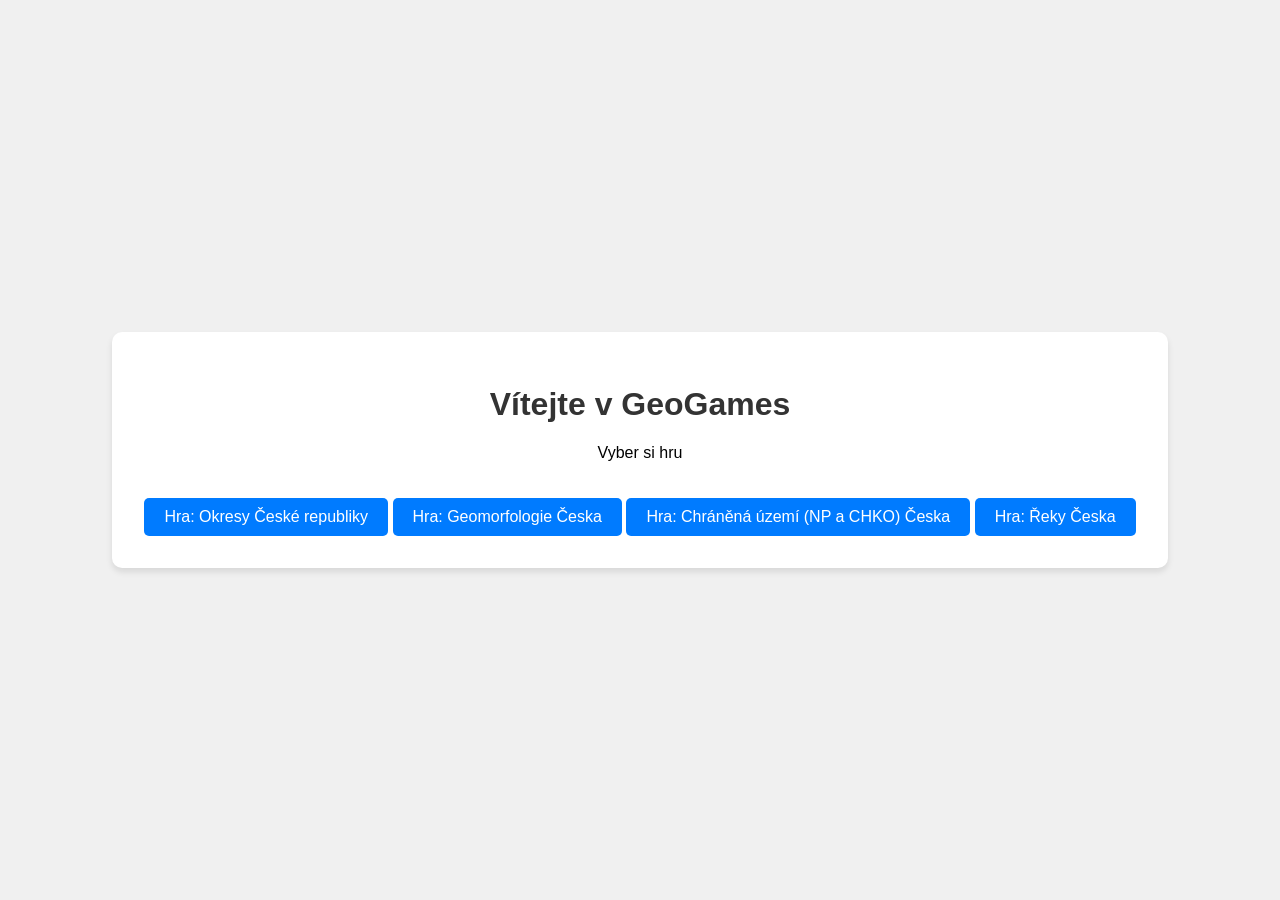
<file: index.html>
<!DOCTYPE html>
<html lang="cs">
<head>
    <meta charset="UTF-8">
    <meta name="viewport" content="width=device-width, initial-scale=1.0">
    <title>GeoGames</title>
    <style>
        body {
            font-family: Arial, sans-serif;
            display: flex;
            justify-content: center;
            align-items: center;
            height: 100vh;
            margin: 0;
            background-color: #f0f0f0;
        }
        .container {
            text-align: center;
            background: white;
            padding: 2rem;
            border-radius: 10px;
            box-shadow: 0 4px 6px rgba(0,0,0,0.1);
            max-width: 90vw;
        }
        h1 {
            color: #333;
        }
        .game-link {
            display: inline-block;
            margin-top: 20px;
            padding: 10px 20px;
            background-color: #007bff;
            color: white;
            text-decoration: none;
            border-radius: 5px;
            transition: background-color 0.3s;
        }
        .game-link:hover {
            background-color: #0056b3;
        }
    </style>
</head>
<body>

    <div class="container">
        <h1>Vítejte v&nbsp;GeoGames</h1>
        <p>Vyber si hru</p>

        <!-- Ссылки на игры -->
        <a href="game_cesko/" class="game-link">Hra: Okresy České republiky</a>
        <a href="cz_geomorphology/" class="game-link">Hra: Geomorfologie Česka</a>
        <a href="cz_nature/" class="game-link">Hra: Chráněná území (NP a CHKO) Česka</a>
        <a href="cz_water/" class="game-link">Hra: Řeky Česka</a>
    </div>

</body>
</html>
</file>
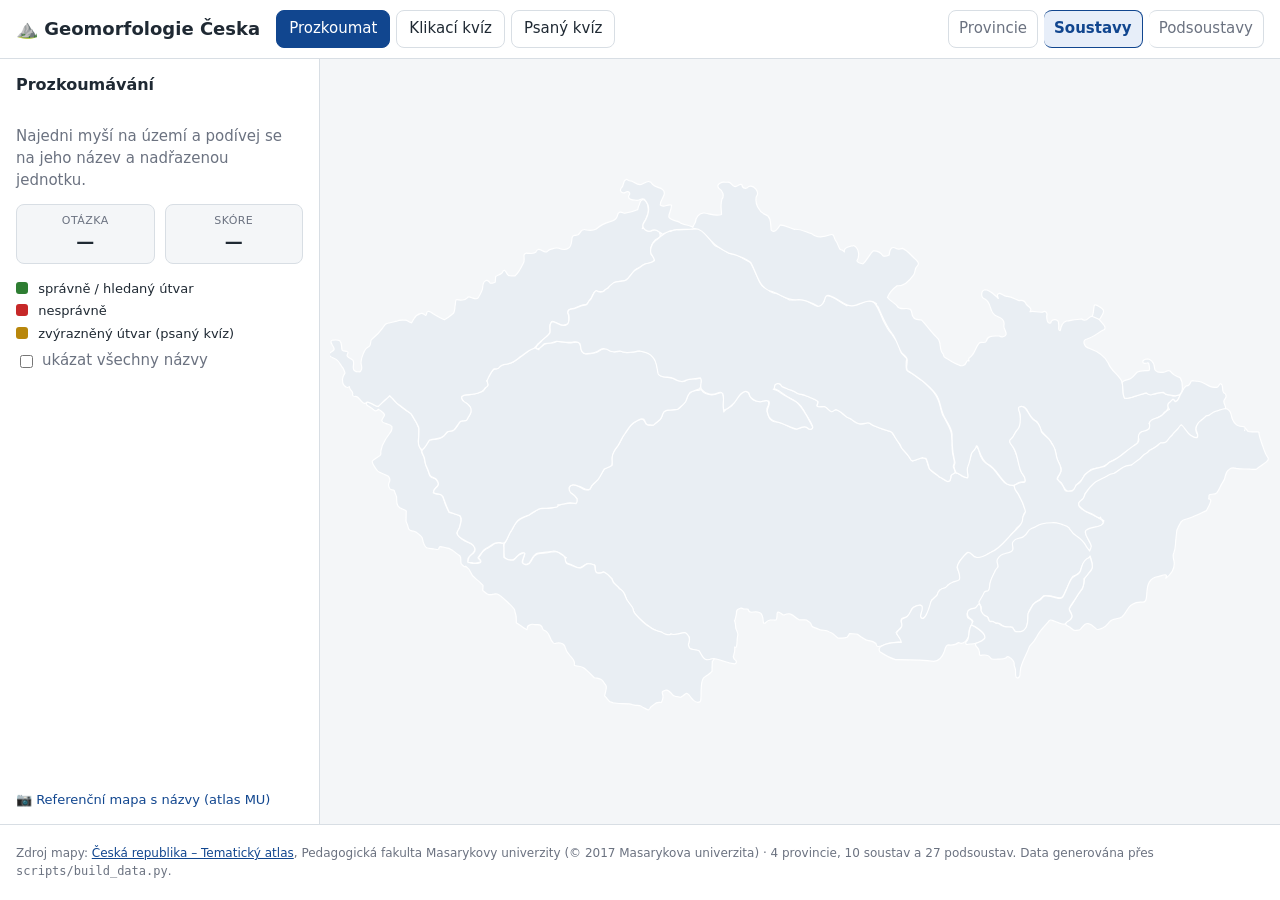
<file: cz_geomorphology/index.html>
<!doctype html>
<html lang="cs">
  <head>
    <meta charset="utf-8">
    <meta name="viewport" content="width=device-width, initial-scale=1">
    <title>Geomorfologie Česka · učící hra</title>
    <link rel="stylesheet" href="css/style.css">
    <link rel="icon" href="data:image/svg+xml,<svg xmlns='http://www.w3.org/2000/svg' viewBox='0 0 100 100'><text y='.9em' font-size='90'>⛰️</text></svg>">
  </head>
  <body>
    <header class="topbar">
      <h1 data-i18n="app.h1">⛰️ Geomorfologie Česka</h1>
      <nav class="modes">
        <button data-mode="explore" class="active" data-i18n="app.mode.explore">Prozkoumat</button>
        <button data-mode="click" data-i18n="app.mode.click">Klikací kvíz</button>
        <button data-mode="type" data-i18n="app.mode.type">Psaný kvíz</button>
      </nav>
      <nav class="levels" data-i18n-title="app.levels.title" title="Úroveň geomorfologického členění">
        <button data-level="provincie" data-i18n="level.provincie.name">Provincie</button>
        <button data-level="soustavy" class="active" data-i18n="level.soustavy.name">Soustavy</button>
        <button data-level="podsoustavy" data-i18n="level.podsoustavy.name">Podsoustavy</button>
      </nav>
    </header>

    <main class="layout">
      <aside class="panel" id="panel">
        <div class="prompt" id="prompt">Prozkoumávání</div>
        <div class="status" id="status">Najedni myší na území a podívej se na jeho název a nadřazenou jednotku.</div>

        <div class="input-row" id="input-wrap" style="display:none">
          <input id="answer-input" type="text" autocomplete="off"
                 autocapitalize="off" spellcheck="false"
                 data-i18n-placeholder="level.soustavy.placeholder"
                 placeholder="Napiš název soustavy…">
          <button id="btn-submit" type="button" data-i18n="app.btn.ok">OK</button>
          <button id="btn-skip" type="button" class="ghost" data-i18n="app.btn.skip">Přeskočit</button>
        </div>

        <div class="stats">
          <div><span data-i18n="app.stats.question">Otázka</span><b id="progress">—</b></div>
          <div><span data-i18n="app.stats.score">Skóre</span><b id="score">—</b></div>
        </div>

        <div class="hint" id="hint-parent" style="display:none">
          <label><input type="checkbox"> <span data-i18n="app.hint.label">nápověda:</span> <span id="hint-what">provincie</span></label>
        </div>

        <div class="legend" id="legend">
          <p><span class="sw good"></span> <span data-i18n="app.legend.correct">správně / hledaný útvar</span></p>
          <p><span class="sw bad"></span> <span data-i18n="app.legend.wrong">nesprávně</span></p>
          <p><span class="sw ask"></span> <span data-i18n="app.legend.highlighted">zvýrazněný útvar (psaný kvíz)</span></p>
          <div class="reveal-wrap" id="reveal-wrap">
            <label class="reveal"><input type="checkbox" id="reveal-all"> <span data-i18n="app.legend.reveal">ukázat všechny názvy</span></label>
          </div>
        </div>

        <div class="actions" id="actions" style="display:none">
          <button data-restart="click" data-i18n="app.action.restartClick">Hrát znovu (klikací)</button>
          <button data-restart="type" data-i18n="app.action.restartType">Hrát znovu (psaný)</button>
        </div>

        <a class="refmap" href="../images/Geomorfologie_CR.jpg" target="_blank" rel="noopener"
           data-i18n="app.refmap">📷 Referenční mapa s&nbsp;názvy (atlas MU)</a>
      </aside>

      <section class="mapwrap">
        <div id="map"></div>
        <div class="tooltip" id="tooltip" style="display:none"></div>
      </section>
    </main>

    <footer class="foot">
      <p><span data-i18n="foot.source">Zdroj mapy:</span> <a href="https://is.muni.cz/do/rect/el/estud/pedf/js17/cesko_atlas/web/pages/02-geomorfologie.html" target="_blank" rel="noopener" data-i18n="foot.atlas">Česká republika – Tematický atlas</a>,
         <span data-i18n="foot.by">Pedagogická fakulta Masarykovy univerzity (© 2017 Masarykova univerzita)</span>
         · <span data-i18n="foot.count">4 provincie, 10 soustav a 27 podsoustav. Data generována přes</span> <code>scripts/build_data.py</code>.</p>
    </footer>

    <!-- language layer: core + shared strings + this game's strings -->
    <script src="../i18n/core.js"></script>
    <script src="../i18n/common.js"></script>
    <script src="js/i18n.js"></script>
    <script src="js/data.js"></script>
    <script src="js/normalize.js"></script>
    <script src="js/game.js"></script>
  </body>
</html>
</file>
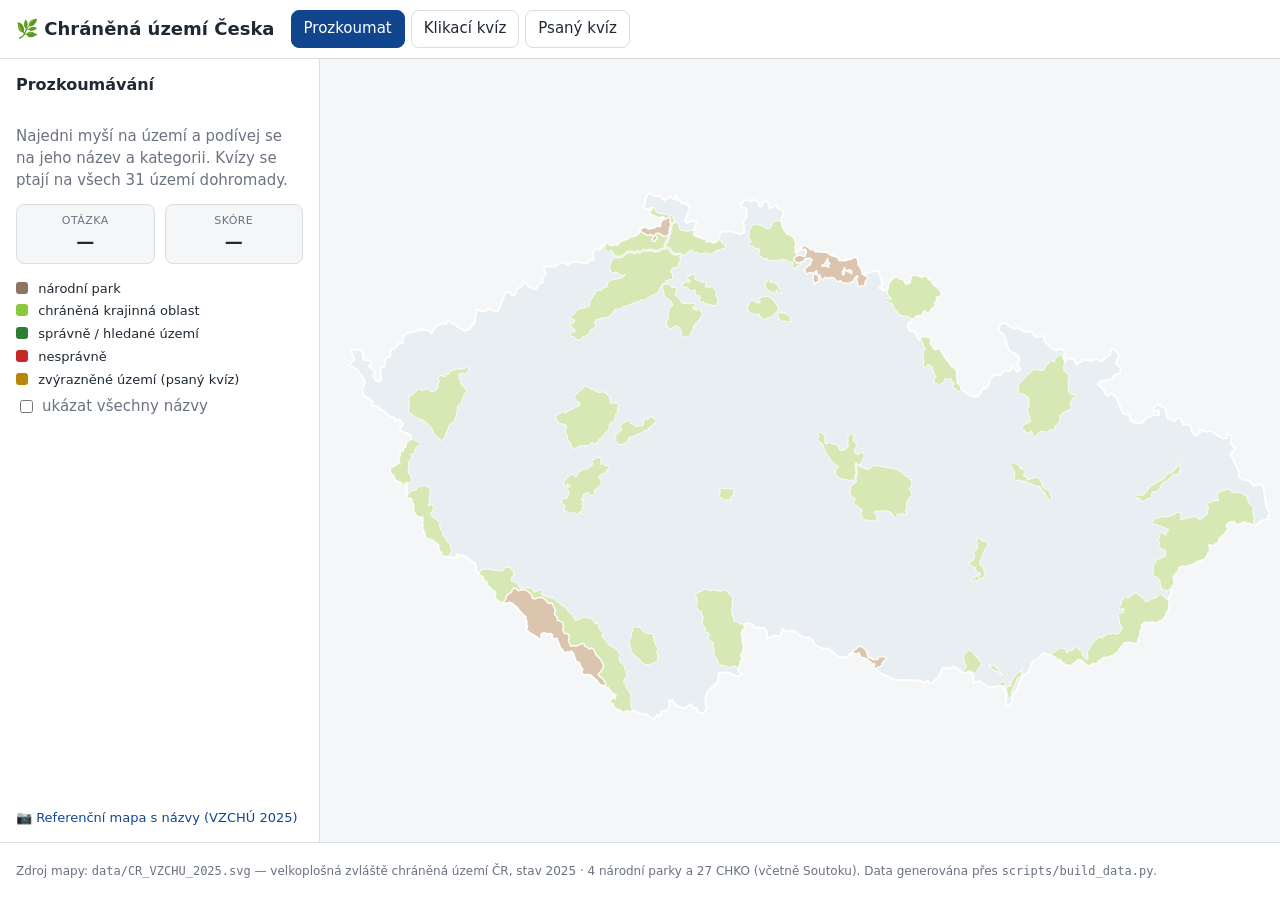
<file: cz_nature/index.html>
<!doctype html>
<html lang="cs">
  <head>
    <meta charset="utf-8">
    <meta name="viewport" content="width=device-width, initial-scale=1">
    <title>Chráněná území Česka · učící hra</title>
    <link rel="stylesheet" href="css/style.css">
    <link rel="icon" href="data:image/svg+xml,<svg xmlns='http://www.w3.org/2000/svg' viewBox='0 0 100 100'><text y='.9em' font-size='90'>🌿</text></svg>">
  </head>
  <body>
    <header class="topbar">
      <h1 data-i18n="app.h1">🌿 Chráněná území Česka</h1>
      <nav class="modes">
        <button data-mode="explore" class="active" data-i18n="app.mode.explore">Prozkoumat</button>
        <button data-mode="click" data-i18n="app.mode.click">Klikací kvíz</button>
        <button data-mode="type" data-i18n="app.mode.type">Psaný kvíz</button>
      </nav>
    </header>

    <main class="layout">
      <aside class="panel" id="panel">
        <div class="prompt" id="prompt">Prozkoumávání</div>
        <div class="status" id="status">Najedni myší na území a podívej se na jeho název a kategorii.</div>

        <div class="input-row" id="input-wrap" style="display:none">
          <input id="answer-input" type="text" autocomplete="off"
                 autocapitalize="off" spellcheck="false"
                 data-i18n-placeholder="app.input.placeholder"
                 placeholder="Napiš název území…">
          <button id="btn-submit" type="button" data-i18n="app.btn.ok">OK</button>
          <button id="btn-skip" type="button" class="ghost" data-i18n="app.btn.skip">Přeskočit</button>
        </div>

        <div class="stats">
          <div><span data-i18n="app.stats.question">Otázka</span><b id="progress">—</b></div>
          <div><span data-i18n="app.stats.score">Skóre</span><b id="score">—</b></div>
        </div>

        <div class="legend" id="legend">
          <p><span class="sw np"></span> <span data-i18n="app.legend.np">národní park</span></p>
          <p><span class="sw chko"></span> <span data-i18n="app.legend.chko">chráněná krajinná oblast</span></p>
          <p><span class="sw good"></span> <span data-i18n="app.legend.correct">správně / hledané území</span></p>
          <p><span class="sw bad"></span> <span data-i18n="app.legend.wrong">nesprávně</span></p>
          <p><span class="sw ask"></span> <span data-i18n="app.legend.highlighted">zvýrazněné území (psaný kvíz)</span></p>
          <div class="reveal-wrap" id="reveal-wrap">
            <label class="reveal"><input type="checkbox" id="reveal-all"> <span data-i18n="app.legend.reveal">ukázat všechny názvy</span></label>
          </div>
        </div>

        <div class="actions" id="actions" style="display:none">
          <button data-restart="click" data-i18n="app.action.restartClick">Hrát znovu (klikací)</button>
          <button data-restart="type" data-i18n="app.action.restartType">Hrát znovu (psaný)</button>
        </div>

        <a class="refmap" href="../images/CR_VZCHU_2025.svg" target="_blank" rel="noopener"
           data-i18n="app.refmap">📷 Referenční mapa s&nbsp;názvy (VZCHÚ 2025)</a>
      </aside>

      <section class="mapwrap">
        <div id="map"></div>
        <div class="tooltip" id="tooltip" style="display:none"></div>
      </section>
    </main>

    <footer class="foot">
      <p><span data-i18n="foot.source">Zdroj mapy:</span> <code>data/CR_VZCHU_2025.svg</code> — <span data-i18n="foot.desc">velkoplošná zvláště chráněná území ČR, stav 2025</span>
         · <span data-i18n="foot.count">4 národní parky a 27 CHKO (včetně Soutoku). Data generována přes</span> <code>scripts/build_data.py</code>.</p>
    </footer>

    <!-- language layer: core + shared strings + this game's strings -->
    <script src="../i18n/core.js"></script>
    <script src="../i18n/common.js"></script>
    <script src="js/i18n.js"></script>
    <script src="js/data.js"></script>
    <script src="js/normalize.js"></script>
    <script src="js/game.js"></script>
  </body>
</html>
</file>
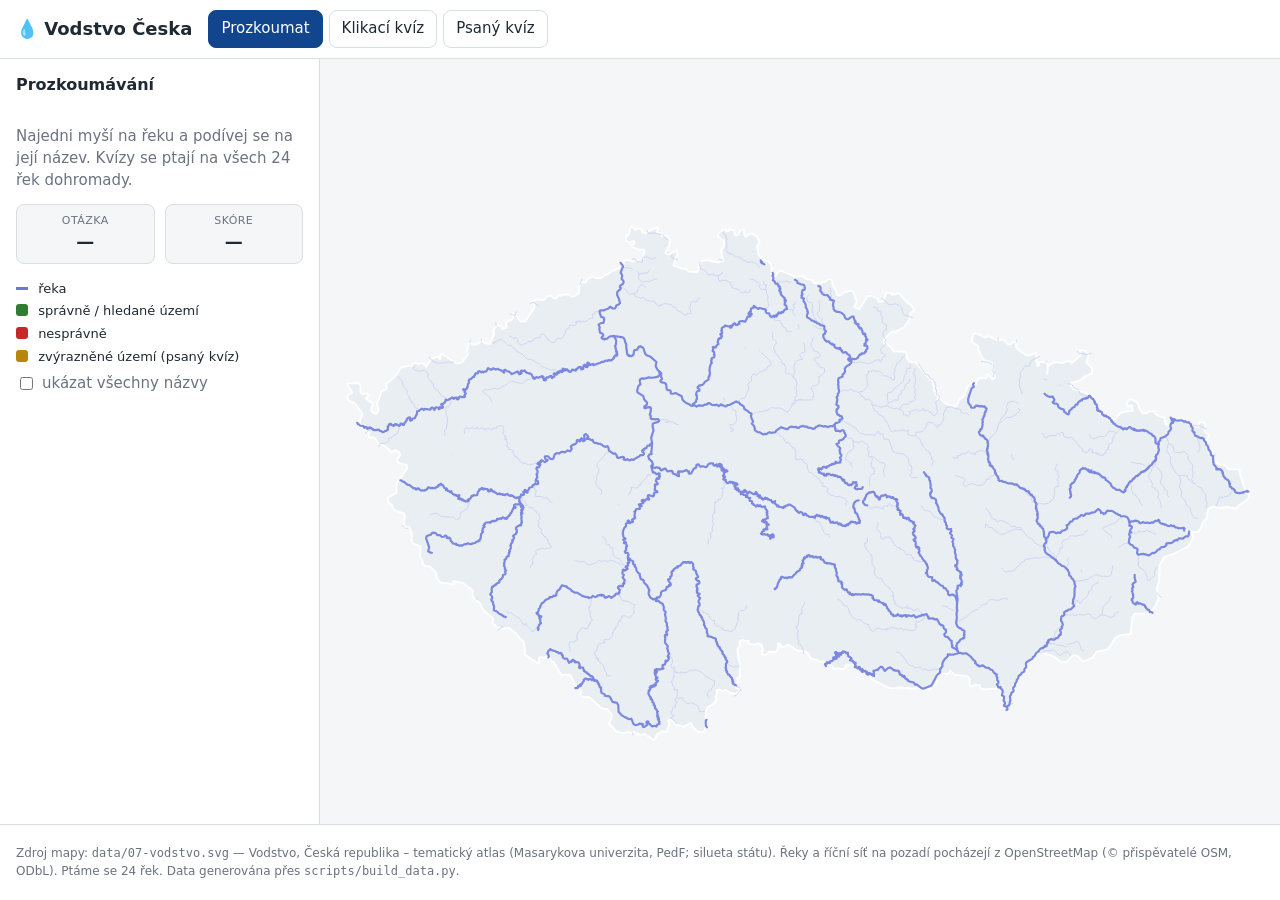
<file: cz_water/index.html>
<!doctype html>
<html lang="cs">
  <head>
    <meta charset="utf-8">
    <meta name="viewport" content="width=device-width, initial-scale=1">
    <title>Vodstvo Česka · učící hra</title>
    <link rel="stylesheet" href="css/style.css">
    <link rel="icon" href="data:image/svg+xml,<svg xmlns='http://www.w3.org/2000/svg' viewBox='0 0 100 100'><text y='.9em' font-size='90'>💧</text></svg>">
  </head>
  <body>
    <header class="topbar">
      <h1>💧 Vodstvo Česka</h1>
      <nav class="modes">
        <button data-mode="explore" class="active">Prozkoumat</button>
        <button data-mode="click">Klikací kvíz</button>
        <button data-mode="type">Psaný kvíz</button>
      </nav>
    </header>

    <main class="layout">
      <aside class="panel" id="panel">
        <div class="prompt" id="prompt">Prozkoumávání</div>
        <div class="status" id="status">Najedni myší na řeku a podívej se na její název.</div>

        <div class="input-row" id="input-wrap" style="display:none">
          <input id="answer-input" type="text" autocomplete="off"
                 autocapitalize="off" spellcheck="false"
                 placeholder="Napiš název území…">
          <button id="btn-submit" type="button">OK</button>
          <button id="btn-skip" type="button" class="ghost">Přeskočit</button>
        </div>

        <div class="stats">
          <div><span>Otázka</span><b id="progress">—</b></div>
          <div><span>Skóre</span><b id="score">—</b></div>
        </div>

        <div class="legend" id="legend">
          <p><span class="sw river"></span> řeka</p>
          <p><span class="sw good"></span> správně / hledané území</p>
          <p><span class="sw bad"></span> nesprávně</p>
          <p><span class="sw ask"></span> zvýrazněné území (psaný kvíz)</p>
          <div class="reveal-wrap" id="reveal-wrap">
            <label class="reveal"><input type="checkbox" id="reveal-all"> ukázat všechny názvy</label>
          </div>
        </div>

        <div class="actions" id="actions" style="display:none">
          <button data-restart="click">Hrát znovu (klikací)</button>
          <button data-restart="type">Hrát znovu (psaný)</button>
        </div>
      </aside>

      <section class="mapwrap">
        <div id="map"></div>
        <div class="tooltip" id="tooltip" style="display:none"></div>
      </section>
    </main>

    <footer class="foot">
      <p>Zdroj mapy: <code>data/07-vodstvo.svg</code> — Vodstvo, Česká republika – tematický atlas
         (Masarykova univerzita, PedF; silueta státu). Řeky a říční síť na pozadí pocházejí
         z OpenStreetMap (© přispěvatelé OSM, ODbL). Ptáme se 24 řek.
         Data generována přes <code>scripts/build_data.py</code>.</p>
    </footer>

    <script src="js/data.js"></script>
    <script src="js/normalize.js"></script>
    <script src="js/game.js"></script>
  </body>
</html>
</file>
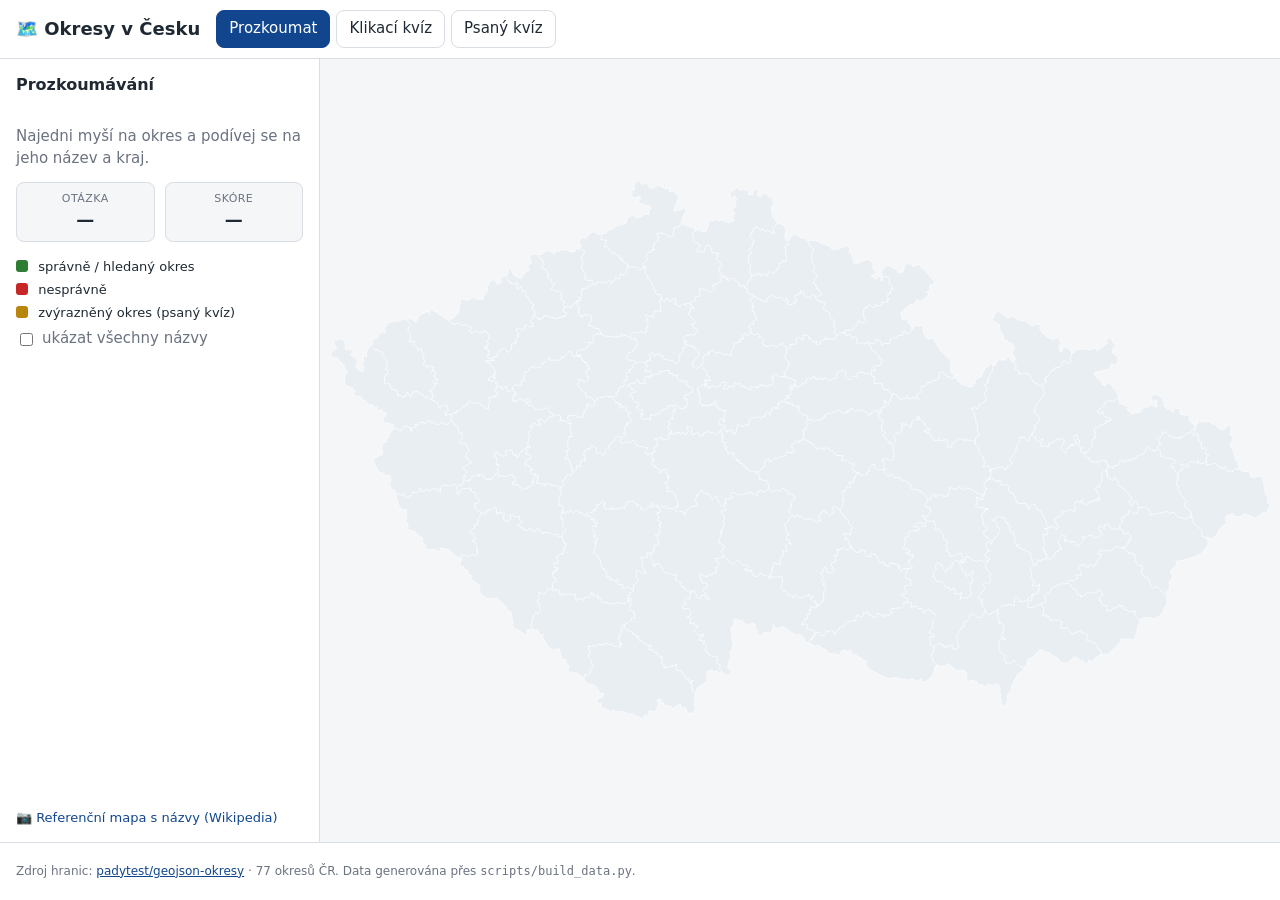
<file: game_cesko/index.html>
<!doctype html>
<html lang="cs">
  <head>
    <meta charset="utf-8">
    <meta name="viewport" content="width=device-width, initial-scale=1">
    <title>Okresy v Česku · učící hra</title>
    <link rel="stylesheet" href="css/style.css">
    <link rel="icon" href="data:image/svg+xml,<svg xmlns='http://www.w3.org/2000/svg' viewBox='0 0 100 100'><text y='.9em' font-size='90'>🗺️</text></svg>">
  </head>
  <body>
    <header class="topbar">
      <h1 data-i18n="app.h1">🗺️ Okresy v&nbsp;Česku</h1>
      <nav class="modes">
        <button data-mode="explore" class="active" data-i18n="app.mode.explore">Prozkoumat</button>
        <button data-mode="click" data-i18n="app.mode.click">Klikací kvíz</button>
        <button data-mode="type" data-i18n="app.mode.type">Psaný kvíz</button>
      </nav>
    </header>

    <main class="layout">
      <aside class="panel" id="panel">
        <div class="prompt" id="prompt">Prozkoumávání</div>
        <div class="status" id="status">Najedni myší na okres a podívej se na jeho název a kraj.</div>

        <div class="input-row" id="input-wrap" style="display:none">
          <input id="answer-input" type="text" autocomplete="off"
                 autocapitalize="off" spellcheck="false"
                 data-i18n-placeholder="app.input.placeholder"
                 placeholder="Napiš název okresu…">
          <button id="btn-submit" type="button" data-i18n="app.btn.ok">OK</button>
          <button id="btn-skip" type="button" class="ghost" data-i18n="app.btn.skip">Přeskočit</button>
        </div>

        <div class="stats">
          <div><span data-i18n="app.stats.question">Otázka</span><b id="progress">—</b></div>
          <div><span data-i18n="app.stats.score">Skóre</span><b id="score">—</b></div>
        </div>

        <div class="hint" id="hint-kraj" style="display:none">
          <label><input type="checkbox"> <span data-i18n="app.hint.kraj">nápověda: kraj</span></label>
        </div>

        <div class="legend" id="legend">
          <p><span class="sw good"></span> <span data-i18n="app.legend.correct">správně / hledaný okres</span></p>
          <p><span class="sw bad"></span> <span data-i18n="app.legend.wrong">nesprávně</span></p>
          <p><span class="sw ask"></span> <span data-i18n="app.legend.highlighted">zvýrazněný okres (psaný kvíz)</span></p>
          <div class="reveal-wrap" id="reveal-wrap">
            <label class="reveal"><input type="checkbox" id="reveal-all"> <span data-i18n="app.legend.reveal">ukázat všechny názvy</span></label>
          </div>
        </div>

        <div class="actions" id="actions" style="display:none">
          <button data-restart="click" data-i18n="app.action.restartClick">Hrát znovu (klikací)</button>
          <button data-restart="type" data-i18n="app.action.restartType">Hrát znovu (psaný)</button>
        </div>

        <a class="refmap" href="../images/Okresy_CR.png" target="_blank" rel="noopener"
           data-i18n="app.refmap">📷 Referenční mapa s&nbsp;názvy (Wikipedia)</a>
      </aside>

      <section class="mapwrap">
        <div id="map"></div>
        <div class="tooltip" id="tooltip" style="display:none"></div>
      </section>
    </main>

    <footer class="foot">
      <p><span data-i18n="foot.source">Zdroj hranic:</span> <a href="https://github.com/padytest/geojson-okresy" target="_blank" rel="noopener">padytest/geojson-okresy</a>
         · <span data-i18n="foot.count">77 okresů ČR. Data generována přes</span> <code>scripts/build_data.py</code>.</p>
    </footer>

    <!-- language layer: core + shared strings + this game's strings -->
    <script src="../i18n/core.js"></script>
    <script src="../i18n/common.js"></script>
    <script src="js/i18n.js"></script>
    <script src="js/data.js"></script>
    <script src="js/normalize.js"></script>
    <script src="js/game.js"></script>
  </body>
</html>
</file>
<file: cz_geomorphology/css/style.css>
/* Geomorfologie Česka — styles */
:root {
  --bg: #f4f6f8;
  --panel: #ffffff;
  --ink: #1f2933;
  --muted: #6b7280;
  --line: #d8dee4;
  --accent: #11468f;      /* Czech blue */
  --accent-soft: #e7eef9;
  --good: #2e7d32;
  --good-soft: #cdeacd;
  --bad: #c62828;
  --bad-soft: #f6d4d4;
  --ask: #b8860b;
  --ask-soft: #f5e6c0;
  --region: #e9eef3;
  --region-stroke: #ffffff;
}

@media (prefers-color-scheme: dark) {
  :root {
    --bg: #0f1419;
    --panel: #18222b;
    --ink: #e6edf3;
    --muted: #9aa7b2;
    --line: #2b3942;
    --accent: #6ea8ff;
    --accent-soft: #1d2a3a;
    --good: #66bb6a;
    --good-soft: #2a4a2c;
    --bad: #ef5350;
    --bad-soft: #4a2a2a;
    --ask: #ffca28;
    --ask-soft: #3d3417;
    --region: #28323b;
    --region-stroke: #0f1419;
  }
}

* { box-sizing: border-box; }

html, body {
  margin: 0;
  height: 100%;
}
body {
  background: var(--bg);
  color: var(--ink);
  font: 15px/1.45 system-ui, -apple-system, "Segoe UI", Roboto, "Noto Sans", sans-serif;
  display: flex;
  flex-direction: column;
}

/* ---- Top bar ---- */
.topbar {
  display: flex;
  align-items: center;
  gap: 16px;
  flex-wrap: wrap;
  padding: 10px 16px;
  background: var(--panel);
  border-bottom: 1px solid var(--line);
}
.topbar h1 { margin: 0; font-size: 18px; font-weight: 700; }
.modes, .levels { display: flex; gap: 6px; flex-wrap: wrap; }
.modes button, .levels button {
  border: 1px solid var(--line);
  background: transparent;
  color: var(--ink);
  padding: 7px 12px;
  border-radius: 8px;
  cursor: pointer;
  font: inherit;
}
.modes button:hover, .levels button:hover { background: var(--accent-soft); }
.modes button.active {
  background: var(--accent);
  color: #fff;
  border-color: var(--accent);
}
/* level switch sits at the right edge and reads as a segmented control */
.levels { margin-left: auto; }
.levels button { padding: 7px 10px; color: var(--muted); }
.levels button + button { border-left: none; }
.levels button.active {
  background: var(--accent-soft);
  color: var(--accent);
  border-color: var(--accent);
  font-weight: 600;
}

/* ---- Layout ---- */
.layout {
  flex: 1;
  display: grid;
  grid-template-columns: 320px 1fr;
  /* pin the row to the space between topbar and footer, so a wide map
     can't grow it past the viewport (minmax(0,…) drops the content-based
     minimum); the SVG then letterboxes inside via preserveAspectRatio */
  grid-template-rows: minmax(0, 1fr);
  min-height: 0;
}
@media (max-width: 760px) {
  /* stacked layout: rows size to content again */
  .layout { grid-template-columns: 1fr; grid-template-rows: none; }
  .levels { margin-left: 0; }
}

/* ---- Side panel ---- */
.panel {
  padding: 14px 16px;
  background: var(--panel);
  border-right: 1px solid var(--line);
  display: flex;
  flex-direction: column;
  gap: 12px;
}
@media (max-width: 760px) {
  .panel { border-right: none; border-bottom: 1px solid var(--line); }
}
.prompt {
  font-size: 16px;
  font-weight: 600;
  min-height: 2.6em;
}
.prompt b { color: var(--accent); }
.status {
  color: var(--muted);
  min-height: 2.4em;
}

.input-row { display: flex; gap: 6px; flex-wrap: wrap; }
.input-row input {
  flex: 1 1 160px;
  padding: 9px 10px;
  border: 1px solid var(--line);
  border-radius: 8px;
  background: var(--bg);
  color: var(--ink);
  font: inherit;
}
.input-row input:focus { outline: 2px solid var(--accent); border-color: var(--accent); }
.input-row button {
  padding: 9px 14px;
  border: none;
  border-radius: 8px;
  background: var(--accent);
  color: #fff;
  cursor: pointer;
  font: inherit;
}
.input-row button.ghost { background: transparent; color: var(--muted); border: 1px solid var(--line); }
.input-row.good input { border-color: var(--good); background: var(--good-soft); }
.input-row.bad input { border-color: var(--bad); background: var(--bad-soft); }
.input-row.close input { border-color: var(--ask); background: var(--ask-soft); }

.stats {
  display: flex;
  gap: 10px;
}
.stats > div {
  flex: 1;
  background: var(--bg);
  border: 1px solid var(--line);
  border-radius: 8px;
  padding: 8px 10px;
  text-align: center;
}
.stats span { display: block; font-size: 11px; color: var(--muted); text-transform: uppercase; letter-spacing: .04em; }
.stats b { font-size: 18px; }

.hint label, .legend .reveal {
  display: inline-flex; align-items: center; gap: 6px;
  color: var(--muted); cursor: pointer;
}
.legend p { margin: 4px 0; font-size: 13px; }
.sw {
  display: inline-block; width: 12px; height: 12px;
  border-radius: 3px; vertical-align: -1px; margin-right: 6px;
}
.sw.good { background: var(--good); }
.sw.bad { background: var(--bad); }
.sw.ask { background: var(--ask); }

.actions { display: flex; gap: 8px; flex-wrap: wrap; }
.actions button {
  flex: 1;
  padding: 9px 10px;
  border: 1px solid var(--line);
  border-radius: 8px;
  background: var(--accent-soft);
  color: var(--ink);
  cursor: pointer;
  font: inherit;
}
.actions button:hover { background: var(--accent); color: #fff; }

.tooltip {
  position: absolute;
  z-index: 5;
  background: var(--ink);
  color: var(--panel);
  padding: 4px 8px;
  border-radius: 6px;
  font-size: 13px;
  pointer-events: none;
  max-width: 240px;          /* long names wrap to a second line … */
  white-space: normal;       /* … instead of stretching the page */
}

/* ---- Map ---- */
.mapwrap {
  padding: 10px;
  min-width: 0;
  min-height: 0;
  position: relative;
  display: flex;
  align-items: center;
  justify-content: center;
}
/* #map fills the padded area and the SVG letterboxes its drawing inside
   that box (preserveAspectRatio), so on wide screens the map shrinks to
   fit the available height instead of overflowing onto the page borders. */
#map { position: relative; width: 100%; height: 100%; }
.geo-map {
  width: 100%;
  height: 100%;
  display: block;
}

.region {
  fill: var(--region);
  stroke: var(--region-stroke);
  stroke-width: 2;
  stroke-linejoin: round;
  cursor: pointer;
  transition: fill .12s ease;
}
/* fewer, bigger units get thicker dividers; podsoustavy are dense */
.region.prov { stroke-width: 3; }
.region.pod { stroke-width: 1.4; }
.region.hover { fill: var(--accent); }
.region.good { fill: var(--good); }
.region.bad { fill: var(--bad); }
.region.ask { fill: var(--ask); }
.region.info { fill: var(--accent); }

.label {
  fill: var(--ink);
  font-size: 17px;
  font-weight: 600;
  text-anchor: middle;
  opacity: 0;
  transition: opacity .12s ease;
  pointer-events: none;
  paint-order: stroke;
  stroke: var(--bg);
  stroke-width: 3px;
}
.label.on { opacity: .95; }
/* podsoustavy are small and numerous — smaller type keeps them legible */
.geo-map.pod .label { font-size: 11px; stroke-width: 2.5px; }

/* small parenthetical (province hint) inside the prompt */
.prompt small { color: var(--muted); font-weight: 400; }

.reveal-wrap { margin-top: 6px; }

.refmap {
  margin-top: auto;
  padding-top: 8px;
  color: var(--accent);
  font-size: 13px;
  text-decoration: none;
}
.refmap:hover { text-decoration: underline; }

/* ---- Footer ---- */
.foot {
  padding: 8px 16px;
  border-top: 1px solid var(--line);
  background: var(--panel);
  font-size: 12px;
  color: var(--muted);
}
.foot a { color: var(--accent); }
.foot code { font-family: ui-monospace, "SFMono-Regular", Menlo, Consolas, monospace; }
</file>
<file: cz_nature/css/style.css>
/* Chráněná území Česka — styles */
:root {
  --bg: #f4f6f8;
  --panel: #ffffff;
  --ink: #1f2933;
  --muted: #6b7280;
  --line: #d8dee4;
  --accent: #11468f;      /* Czech blue */
  --accent-soft: #e7eef9;
  --good: #2e7d32;
  --good-soft: #cdeacd;
  --bad: #c62828;
  --bad-soft: #f6d4d4;
  --ask: #b8860b;
  --ask-soft: #f5e6c0;
  --region: #e9eef3;
  --region-stroke: #ffffff;
  /* category fills echo the source map (brown NP, green CHKO), softened
     so the state colours (hover/good/bad/ask) still stand out */
  --np: #dcc5ae;
  --np-strong: #8c7561;
  --chko: #d6e9b5;
  --chko-strong: #8cc83c;
}

@media (prefers-color-scheme: dark) {
  :root {
    --bg: #0f1419;
    --panel: #18222b;
    --ink: #e6edf3;
    --muted: #9aa7b2;
    --line: #2b3942;
    --accent: #6ea8ff;
    --accent-soft: #1d2a3a;
    --good: #66bb6a;
    --good-soft: #2a4a2c;
    --bad: #ef5350;
    --bad-soft: #4a2a2a;
    --ask: #ffca28;
    --ask-soft: #3d3417;
    --region: #28323b;
    --region-stroke: #0f1419;
    --np: #57483c;
    --np-strong: #a68d78;
    --chko: #46542f;
    --chko-strong: #9ad451;
  }
}

* { box-sizing: border-box; }

html, body {
  margin: 0;
  height: 100%;
}
body {
  background: var(--bg);
  color: var(--ink);
  font: 15px/1.45 system-ui, -apple-system, "Segoe UI", Roboto, "Noto Sans", sans-serif;
  display: flex;
  flex-direction: column;
}

/* ---- Top bar ---- */
.topbar {
  display: flex;
  align-items: center;
  gap: 16px;
  flex-wrap: wrap;
  padding: 10px 16px;
  background: var(--panel);
  border-bottom: 1px solid var(--line);
}
.topbar h1 { margin: 0; font-size: 18px; font-weight: 700; }
.modes { display: flex; gap: 6px; flex-wrap: wrap; }
.modes button {
  border: 1px solid var(--line);
  background: transparent;
  color: var(--ink);
  padding: 7px 12px;
  border-radius: 8px;
  cursor: pointer;
  font: inherit;
}
.modes button:hover { background: var(--accent-soft); }
.modes button.active {
  background: var(--accent);
  color: #fff;
  border-color: var(--accent);
}
/* ---- Layout ---- */
.layout {
  flex: 1;
  display: grid;
  grid-template-columns: 320px 1fr;
  /* pin the row to the space between topbar and footer, so a wide map
     can't grow it past the viewport (minmax(0,…) drops the content-based
     minimum); the SVG then letterboxes inside via preserveAspectRatio */
  grid-template-rows: minmax(0, 1fr);
  min-height: 0;
}
@media (max-width: 760px) {
  /* stacked layout: rows size to content again */
  .layout { grid-template-columns: 1fr; grid-template-rows: none; }
}

/* ---- Side panel ---- */
.panel {
  padding: 14px 16px;
  background: var(--panel);
  border-right: 1px solid var(--line);
  display: flex;
  flex-direction: column;
  gap: 12px;
}
@media (max-width: 760px) {
  .panel { border-right: none; border-bottom: 1px solid var(--line); }
}
.prompt {
  font-size: 16px;
  font-weight: 600;
  min-height: 2.6em;
}
.prompt b { color: var(--accent); }
.status {
  color: var(--muted);
  min-height: 2.4em;
}

.input-row { display: flex; gap: 6px; flex-wrap: wrap; }
.input-row input {
  flex: 1 1 160px;
  padding: 9px 10px;
  border: 1px solid var(--line);
  border-radius: 8px;
  background: var(--bg);
  color: var(--ink);
  font: inherit;
}
.input-row input:focus { outline: 2px solid var(--accent); border-color: var(--accent); }
.input-row button {
  padding: 9px 14px;
  border: none;
  border-radius: 8px;
  background: var(--accent);
  color: #fff;
  cursor: pointer;
  font: inherit;
}
.input-row button.ghost { background: transparent; color: var(--muted); border: 1px solid var(--line); }
.input-row.good input { border-color: var(--good); background: var(--good-soft); }
.input-row.bad input { border-color: var(--bad); background: var(--bad-soft); }
.input-row.close input { border-color: var(--ask); background: var(--ask-soft); }

.stats {
  display: flex;
  gap: 10px;
}
.stats > div {
  flex: 1;
  background: var(--bg);
  border: 1px solid var(--line);
  border-radius: 8px;
  padding: 8px 10px;
  text-align: center;
}
.stats span { display: block; font-size: 11px; color: var(--muted); text-transform: uppercase; letter-spacing: .04em; }
.stats b { font-size: 18px; }

.legend .reveal {
  display: inline-flex; align-items: center; gap: 6px;
  color: var(--muted); cursor: pointer;
}
.legend p { margin: 4px 0; font-size: 13px; }
.sw {
  display: inline-block; width: 12px; height: 12px;
  border-radius: 3px; vertical-align: -1px; margin-right: 6px;
}
.sw.np { background: var(--np-strong); }
.sw.chko { background: var(--chko-strong); }
.sw.good { background: var(--good); }
.sw.bad { background: var(--bad); }
.sw.ask { background: var(--ask); }

.actions { display: flex; gap: 8px; flex-wrap: wrap; }
.actions button {
  flex: 1;
  padding: 9px 10px;
  border: 1px solid var(--line);
  border-radius: 8px;
  background: var(--accent-soft);
  color: var(--ink);
  cursor: pointer;
  font: inherit;
}
.actions button:hover { background: var(--accent); color: #fff; }

.tooltip {
  position: absolute;
  z-index: 5;
  background: var(--ink);
  color: var(--panel);
  padding: 4px 8px;
  border-radius: 6px;
  font-size: 13px;
  pointer-events: none;
  max-width: 240px;          /* long names wrap to a second line … */
  white-space: normal;       /* … instead of stretching the page */
}

/* ---- Map ---- */
.mapwrap {
  padding: 10px;
  min-width: 0;
  min-height: 0;
  position: relative;
  display: flex;
  align-items: center;
  justify-content: center;
}
/* #map fills the padded area and the SVG letterboxes its drawing inside
   that box (preserveAspectRatio), so on wide screens the map shrinks to
   fit the available height instead of overflowing onto the page borders. */
#map { position: relative; width: 100%; height: 100%; }
.nature-map {
  width: 100%;
  height: 100%;
  display: block;
}

/* country silhouette — context only, not interactive */
.nature-map .base {
  fill: var(--region);
  stroke: var(--region-stroke);
  stroke-width: 1;
  stroke-linejoin: round;
  pointer-events: none;
}

.nature-map .region {
  stroke: var(--region-stroke);
  stroke-linejoin: round;
  fill-rule: evenodd;        /* NP Krkonoše carries 3 enclave holes */
  cursor: pointer;
  transition: fill .12s ease;
}
/* category fills; strokes thin because the viewBox is only ~517 wide */
.nature-map .region.chko { fill: var(--chko); stroke-width: .45; }
.nature-map .region.np   { fill: var(--np);   stroke-width: .7; }

/* state colours — after the category rules so they win at equal weight */
.nature-map .region.hover { fill: var(--accent); }
.nature-map .region.good { fill: var(--good); }
.nature-map .region.bad { fill: var(--bad); }
.nature-map .region.ask { fill: var(--ask); }
.nature-map .region.info { fill: var(--accent); }

.nature-map .label {
  fill: var(--ink);
  font-size: 5.5px;          /* viewBox units — ~10px on screen */
  font-weight: 600;
  text-anchor: middle;
  opacity: 0;
  transition: opacity .12s ease;
  pointer-events: none;
  paint-order: stroke;
  stroke: var(--bg);
  stroke-width: 1.2px;
}
.nature-map .label.on { opacity: .95; }
/* only 4 NPs on big shapes — they get larger type */
.nature-map .label.np { font-size: 7px; stroke-width: 1.5px; }

.reveal-wrap { margin-top: 6px; }

.refmap {
  margin-top: auto;
  padding-top: 8px;
  color: var(--accent);
  font-size: 13px;
  text-decoration: none;
}
.refmap:hover { text-decoration: underline; }

/* ---- Footer ---- */
.foot {
  padding: 8px 16px;
  border-top: 1px solid var(--line);
  background: var(--panel);
  font-size: 12px;
  color: var(--muted);
}
.foot a { color: var(--accent); }
.foot code { font-family: ui-monospace, "SFMono-Regular", Menlo, Consolas, monospace; }
</file>
<file: cz_water/css/style.css>
/* Vodstvo Česka — styles */
:root {
  --bg: #f4f6f8;
  --panel: #ffffff;
  --ink: #1f2933;
  --muted: #6b7280;
  --line: #d8dee4;
  --accent: #11468f;      /* Czech blue */
  --accent-soft: #e7eef9;
  --good: #2e7d32;
  --good-soft: #cdeacd;
  --bad: #c62828;
  --bad-soft: #f6d4d4;
  --ask: #b8860b;
  --ask-soft: #f5e6c0;
  --region: #e9eef3;
  --region-stroke: #ffffff;
  /* water colours echo the source map: pale periwinkle rivers,
     softened so state colours stand out */
  --river: #7c88e0;
  --river-strong: #6b78d6;
  --river-ctx: #cdd4f2;
}

@media (prefers-color-scheme: dark) {
  :root {
    --bg: #0f1419;
    --panel: #18222b;
    --ink: #e6edf3;
    --muted: #9aa7b2;
    --line: #2b3942;
    --accent: #6ea8ff;
    --accent-soft: #1d2a3a;
    --good: #66bb6a;
    --good-soft: #2a4a2c;
    --bad: #ef5350;
    --bad-soft: #4a2a2a;
    --ask: #ffca28;
    --ask-soft: #3d3417;
    --region: #28323b;
    --region-stroke: #0f1419;
    --river: #6b78d6;
    --river-strong: #8b96e8;
    --river-ctx: #333a66;
  }
}

* { box-sizing: border-box; }

html, body {
  margin: 0;
  height: 100%;
}
body {
  background: var(--bg);
  color: var(--ink);
  font: 15px/1.45 system-ui, -apple-system, "Segoe UI", Roboto, "Noto Sans", sans-serif;
  display: flex;
  flex-direction: column;
}

/* ---- Top bar ---- */
.topbar {
  display: flex;
  align-items: center;
  gap: 16px;
  flex-wrap: wrap;
  padding: 10px 16px;
  background: var(--panel);
  border-bottom: 1px solid var(--line);
}
.topbar h1 { margin: 0; font-size: 18px; font-weight: 700; }
.modes { display: flex; gap: 6px; flex-wrap: wrap; }
.modes button {
  border: 1px solid var(--line);
  background: transparent;
  color: var(--ink);
  padding: 7px 12px;
  border-radius: 8px;
  cursor: pointer;
  font: inherit;
}
.modes button:hover { background: var(--accent-soft); }
.modes button.active {
  background: var(--accent);
  color: #fff;
  border-color: var(--accent);
}

/* ---- Layout ---- */
.layout {
  flex: 1;
  display: grid;
  grid-template-columns: 320px 1fr;
  /* pin the row to the space between topbar and footer, so a wide map
     can't grow it past the viewport (minmax(0,…) drops the content-based
     minimum); the SVG then letterboxes inside via preserveAspectRatio */
  grid-template-rows: minmax(0, 1fr);
  min-height: 0;
}
@media (max-width: 760px) {
  /* stacked layout: rows size to content again */
  .layout { grid-template-columns: 1fr; grid-template-rows: none; }
}

/* ---- Side panel ---- */
.panel {
  padding: 14px 16px;
  background: var(--panel);
  border-right: 1px solid var(--line);
  display: flex;
  flex-direction: column;
  gap: 12px;
}
@media (max-width: 760px) {
  .panel { border-right: none; border-bottom: 1px solid var(--line); }
}
.prompt {
  font-size: 16px;
  font-weight: 600;
  min-height: 2.6em;
}
.prompt b { color: var(--accent); }
.status {
  color: var(--muted);
  min-height: 2.4em;
}

.input-row { display: flex; gap: 6px; flex-wrap: wrap; }
.input-row input {
  flex: 1 1 160px;
  padding: 9px 10px;
  border: 1px solid var(--line);
  border-radius: 8px;
  background: var(--bg);
  color: var(--ink);
  font: inherit;
}
.input-row input:focus { outline: 2px solid var(--accent); border-color: var(--accent); }
.input-row button {
  padding: 9px 14px;
  border: none;
  border-radius: 8px;
  background: var(--accent);
  color: #fff;
  cursor: pointer;
  font: inherit;
}
.input-row button.ghost { background: transparent; color: var(--muted); border: 1px solid var(--line); }
.input-row.good input { border-color: var(--good); background: var(--good-soft); }
.input-row.bad input { border-color: var(--bad); background: var(--bad-soft); }
.input-row.close input { border-color: var(--ask); background: var(--ask-soft); }

.stats {
  display: flex;
  gap: 10px;
}
.stats > div {
  flex: 1;
  background: var(--bg);
  border: 1px solid var(--line);
  border-radius: 8px;
  padding: 8px 10px;
  text-align: center;
}
.stats span { display: block; font-size: 11px; color: var(--muted); text-transform: uppercase; letter-spacing: .04em; }
.stats b { font-size: 18px; }

.legend .reveal {
  display: inline-flex; align-items: center; gap: 6px;
  color: var(--muted); cursor: pointer;
}
.legend p { margin: 4px 0; font-size: 13px; }
.sw {
  display: inline-block; width: 12px; height: 12px;
  border-radius: 3px; vertical-align: -1px; margin-right: 6px;
}
.sw.river {
  background: none;
  border-radius: 0;
  height: 3px;
  vertical-align: 3px;
  background: var(--river-strong);
}
.sw.good { background: var(--good); }
.sw.bad { background: var(--bad); }
.sw.ask { background: var(--ask); }

.actions { display: flex; gap: 8px; flex-wrap: wrap; }
.actions button {
  flex: 1;
  padding: 9px 10px;
  border: 1px solid var(--line);
  border-radius: 8px;
  background: var(--accent-soft);
  color: var(--ink);
  cursor: pointer;
  font: inherit;
}
.actions button:hover { background: var(--accent); color: #fff; }

.tooltip {
  position: absolute;
  z-index: 5;
  background: var(--ink);
  color: var(--panel);
  padding: 4px 8px;
  border-radius: 6px;
  font-size: 13px;
  pointer-events: none;
  max-width: 240px;          /* long names wrap to a second line … */
  white-space: normal;       /* … instead of stretching the page */
}

/* ---- Map ---- */
.mapwrap {
  padding: 10px;
  min-width: 0;
  min-height: 0;
  position: relative;
  display: flex;
  align-items: center;
  justify-content: center;
}
/* #map fills the padded area and the SVG letterboxes its drawing inside
   that box (preserveAspectRatio), so on wide screens the map shrinks to
   fit the available height instead of overflowing onto the page borders. */
#map { position: relative; width: 100%; height: 100%; }
.water-map {
  width: 100%;
  height: 100%;
  display: block;
}

/* country silhouette — context only, not interactive */
.water-map .base {
  fill: var(--region);
  stroke: var(--region-stroke);
  stroke-width: 1;
  stroke-linejoin: round;
  pointer-events: none;
}

/* the rest of the river network: faint backdrop, not interactive */
.water-map .river-ctx {
  fill: none;
  stroke: var(--river-ctx);
  stroke-width: .5;
  stroke-linecap: round;
  stroke-linejoin: round;
  pointer-events: none;
}

/* rivers: thin stroked lines; the clickable area is a fat invisible twin
   (.river-hit) so a 1-px line stays an easy target */
.water-map .region.river {
  fill: none;
  stroke: var(--river);
  stroke-width: 1.2;
  stroke-linecap: round;
  stroke-linejoin: round;
  transition: stroke .12s ease;
}
.water-map .river-hit {
  fill: none;
  stroke: #000;
  stroke-opacity: 0;
  stroke-width: 7;
  pointer-events: stroke;
  cursor: pointer;
}

/* state colours — rivers recolour their stroke */
.water-map .region.river.hover { stroke: var(--accent); stroke-width: 2.4; }
.water-map .region.river.good { stroke: var(--good); stroke-width: 2.4; }
.water-map .region.river.bad { stroke: var(--bad); stroke-width: 2.4; }
.water-map .region.river.ask { stroke: var(--ask); stroke-width: 2.4; }
.water-map .region.river.info { stroke: var(--accent); stroke-width: 2.4; }

.water-map .label {
  fill: var(--ink);
  font-size: 5.5px;          /* viewBox units — ~10px on screen */
  font-weight: 600;
  text-anchor: middle;
  opacity: 0;
  transition: opacity .12s ease;
  pointer-events: none;
  paint-order: stroke;
  stroke: var(--bg);
  stroke-width: 1.2px;
}
.water-map .label.on { opacity: .95; }
/* river names sit beside long lines — slightly larger type */
.water-map .label.river { font-size: 6.5px; stroke-width: 1.4px; }

.reveal-wrap { margin-top: 6px; }

/* ---- Footer ---- */
.foot {
  padding: 8px 16px;
  border-top: 1px solid var(--line);
  background: var(--panel);
  font-size: 12px;
  color: var(--muted);
}
.foot a { color: var(--accent); }
.foot code { font-family: ui-monospace, "SFMono-Regular", Menlo, Consolas, monospace; }
</file>
<file: game_cesko/css/style.css>
/* Okresy v Česku — styles */
:root {
  --bg: #f4f6f8;
  --panel: #ffffff;
  --ink: #1f2933;
  --muted: #6b7280;
  --line: #d8dee4;
  --accent: #11468f;      /* Czech blue */
  --accent-soft: #e7eef9;
  --good: #2e7d32;
  --good-soft: #cdeacd;
  --bad: #c62828;
  --bad-soft: #f6d4d4;
  --ask: #b8860b;
  --ask-soft: #f5e6c0;
  --district: #e9eef3;
  --district-stroke: #ffffff;
}

@media (prefers-color-scheme: dark) {
  :root {
    --bg: #0f1419;
    --panel: #18222b;
    --ink: #e6edf3;
    --muted: #9aa7b2;
    --line: #2b3942;
    --accent: #6ea8ff;
    --accent-soft: #1d2a3a;
    --good: #66bb6a;
    --good-soft: #2a4a2c;
    --bad: #ef5350;
    --bad-soft: #4a2a2a;
    --ask: #ffca28;
    --ask-soft: #3d3417;
    --district: #28323b;
    --district-stroke: #0f1419;
  }
}

* { box-sizing: border-box; }

html, body {
  margin: 0;
  height: 100%;
}
body {
  background: var(--bg);
  color: var(--ink);
  font: 15px/1.45 system-ui, -apple-system, "Segoe UI", Roboto, "Noto Sans", sans-serif;
  display: flex;
  flex-direction: column;
}

/* ---- Top bar ---- */
.topbar {
  display: flex;
  align-items: center;
  gap: 16px;
  flex-wrap: wrap;
  padding: 10px 16px;
  background: var(--panel);
  border-bottom: 1px solid var(--line);
}
.topbar h1 { margin: 0; font-size: 18px; font-weight: 700; }
.modes { display: flex; gap: 6px; flex-wrap: wrap; }
.modes button {
  border: 1px solid var(--line);
  background: transparent;
  color: var(--ink);
  padding: 7px 12px;
  border-radius: 8px;
  cursor: pointer;
  font: inherit;
}
.modes button:hover { background: var(--accent-soft); }
.modes button.active {
  background: var(--accent);
  color: #fff;
  border-color: var(--accent);
}

/* ---- Layout ---- */
.layout {
  flex: 1;
  display: grid;
  grid-template-columns: 320px 1fr;
  /* pin the row to the space between topbar and footer, so a wide map
     can't grow it past the viewport (minmax(0,…) drops the content-based
     minimum); the SVG then letterboxes inside via preserveAspectRatio */
  grid-template-rows: minmax(0, 1fr);
  min-height: 0;
}
@media (max-width: 760px) {
  /* stacked layout: rows size to content again */
  .layout { grid-template-columns: 1fr; grid-template-rows: none; }
}

/* ---- Side panel ---- */
.panel {
  padding: 14px 16px;
  background: var(--panel);
  border-right: 1px solid var(--line);
  display: flex;
  flex-direction: column;
  gap: 12px;
}
@media (max-width: 760px) {
  .panel { border-right: none; border-bottom: 1px solid var(--line); }
}
.prompt {
  font-size: 16px;
  font-weight: 600;
  min-height: 2.6em;
}
.prompt b { color: var(--accent); }
.status {
  color: var(--muted);
  min-height: 2.4em;
}

.input-row { display: flex; gap: 6px; flex-wrap: wrap; }
.input-row input {
  flex: 1 1 160px;
  padding: 9px 10px;
  border: 1px solid var(--line);
  border-radius: 8px;
  background: var(--bg);
  color: var(--ink);
  font: inherit;
}
.input-row input:focus { outline: 2px solid var(--accent); border-color: var(--accent); }
.input-row button {
  padding: 9px 14px;
  border: none;
  border-radius: 8px;
  background: var(--accent);
  color: #fff;
  cursor: pointer;
  font: inherit;
}
.input-row button.ghost { background: transparent; color: var(--muted); border: 1px solid var(--line); }
.input-row.good input { border-color: var(--good); background: var(--good-soft); }
.input-row.bad input { border-color: var(--bad); background: var(--bad-soft); }
.input-row.close input { border-color: var(--ask); background: var(--ask-soft); }

.stats {
  display: flex;
  gap: 10px;
}
.stats > div {
  flex: 1;
  background: var(--bg);
  border: 1px solid var(--line);
  border-radius: 8px;
  padding: 8px 10px;
  text-align: center;
}
.stats span { display: block; font-size: 11px; color: var(--muted); text-transform: uppercase; letter-spacing: .04em; }
.stats b { font-size: 18px; }

.hint label, .legend .reveal {
  display: inline-flex; align-items: center; gap: 6px;
  color: var(--muted); cursor: pointer;
}
.legend p { margin: 4px 0; font-size: 13px; }
.sw {
  display: inline-block; width: 12px; height: 12px;
  border-radius: 3px; vertical-align: -1px; margin-right: 6px;
}
.sw.good { background: var(--good); }
.sw.bad { background: var(--bad); }
.sw.ask { background: var(--ask); }

.actions { display: flex; gap: 8px; flex-wrap: wrap; }
.actions button {
  flex: 1;
  padding: 9px 10px;
  border: 1px solid var(--line);
  border-radius: 8px;
  background: var(--accent-soft);
  color: var(--ink);
  cursor: pointer;
  font: inherit;
}
.actions button:hover { background: var(--accent); color: #fff; }

.tooltip {
  position: absolute;
  z-index: 5;
  background: var(--ink);
  color: var(--panel);
  padding: 4px 8px;
  border-radius: 6px;
  font-size: 13px;
  pointer-events: none;
  white-space: nowrap;
}

/* ---- Map ---- */
.mapwrap {
  padding: 10px;
  min-width: 0;
  min-height: 0;
  position: relative;
  display: flex;
  align-items: center;
  justify-content: center;
}
/* #map fills the padded area and the SVG letterboxes its drawing inside
   that box (preserveAspectRatio), so on wide screens the map shrinks to
   fit the available height instead of overflowing onto the page borders. */
#map { position: relative; width: 100%; height: 100%; }
.cesko-map {
  width: 100%;
  height: 100%;
  display: block;
}

.district {
  fill: var(--district);
  stroke: var(--district-stroke);
  stroke-width: 0.5;
  cursor: pointer;
  transition: fill .12s ease;
}
.district.hover { fill: var(--accent); }
.district.good { fill: var(--good); }
.district.bad { fill: var(--bad); }
.district.ask { fill: var(--ask); }
.district.info { fill: var(--accent); }

.label {
  fill: var(--ink);
  font-size: 9px;
  font-weight: 600;
  text-anchor: middle;
  opacity: 0;
  transition: opacity .12s ease;
  pointer-events: none;
  paint-order: stroke;
  stroke: var(--bg);
  stroke-width: 2px;
}
.label.on { opacity: .95; }

/* small parenthetical (kraj hint) inside the prompt */
.prompt small { color: var(--muted); font-weight: 400; }

.reveal-wrap { margin-top: 6px; }

.refmap {
  margin-top: auto;
  padding-top: 8px;
  color: var(--accent);
  font-size: 13px;
  text-decoration: none;
}
.refmap:hover { text-decoration: underline; }

/* ---- Footer ---- */
.foot {
  padding: 8px 16px;
  border-top: 1px solid var(--line);
  background: var(--panel);
  font-size: 12px;
  color: var(--muted);
}
.foot a { color: var(--accent); }
.foot code { font-family: ui-monospace, "SFMono-Regular", Menlo, Consolas, monospace; }
</file>
